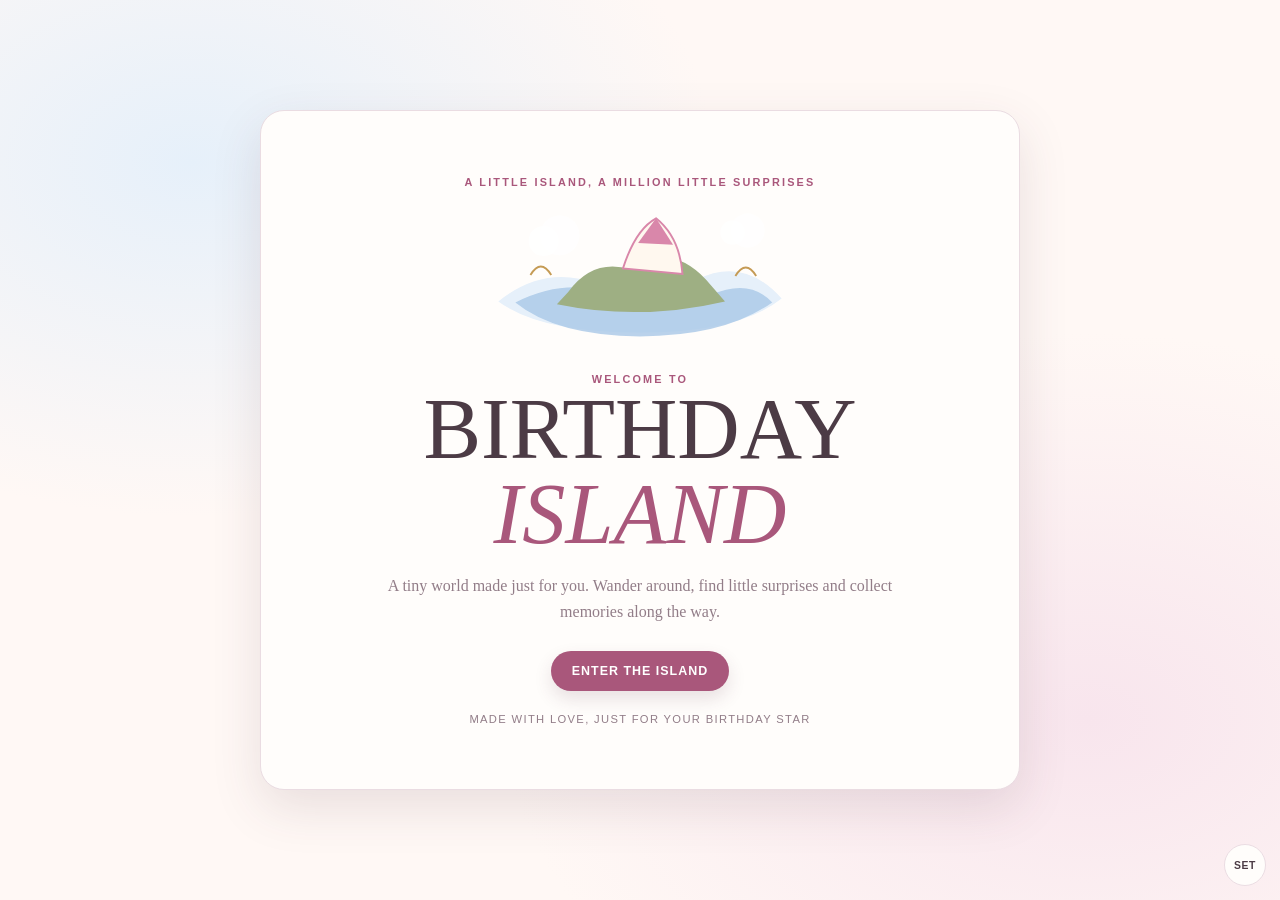
<file: index(8).html>
<!DOCTYPE html>
<html lang="en">
<head>
<meta charset="UTF-8">
<meta name="viewport" content="width=device-width, initial-scale=1.0">
<meta name="theme-color" content="#f4dce7">
<title>BIRTHDAY ISLAND</title>
<style>
/* =========================================================
   BIRTHDAY ISLAND — REUSABLE TEMPLATE
   Edit the CONFIG object near the bottom to personalise it.
   Add personal photos to the Memory Garden using its upload button.
   ========================================================= */
:root{
 --bg:#fff8f5;--paper:#fffdfb;--ink:#4c3b45;--muted:#927d88;
 --accent:#d987aa;--accent2:#a9c9e8;--accent-dark:#a9577b;
 --soft:#f8e5ed;--soft2:#e6f0fa;--line:#eadce2;--shadow:0 18px 50px rgba(83,55,73,.13);
 --gold:#c59b55;--radius:24px;
}
*{box-sizing:border-box}
html{scroll-behavior:smooth}
body{margin:0;background:var(--bg);color:var(--ink);font-family:Georgia,"Times New Roman",serif;min-height:100vh;overflow-x:hidden}
button,input,textarea,select{font:inherit}
button{cursor:pointer}
button:focus-visible,input:focus-visible,textarea:focus-visible,select:focus-visible{outline:3px solid var(--accent);outline-offset:3px}
#app{min-height:100vh}
.screen{display:none;min-height:100vh}
.screen.active{display:block}
.kicker{font:700 .68rem/1.4 Arial,sans-serif;letter-spacing:.2em;text-transform:uppercase;color:var(--accent-dark)}
h1,h2,h3,p{margin-top:0}
h1,h2,h3{font-weight:normal}
h1{font-size:clamp(2.5rem,9vw,5.4rem);line-height:.98;margin-bottom:16px}
h2{font-size:clamp(2rem,6vw,3.2rem);margin-bottom:10px}
h3{font-size:1.45rem}
p{line-height:1.65}
.small{font: .82rem/1.55 Arial,sans-serif;color:var(--muted)}
.btn{border:0;border-radius:999px;padding:13px 21px;background:var(--accent-dark);color:white;font:700 .78rem Arial,sans-serif;letter-spacing:.08em;text-transform:uppercase;box-shadow:0 8px 18px rgba(90,50,70,.14);transition:.2s}
.btn:hover{transform:translateY(-2px);filter:brightness(1.05)}
.btn.secondary{background:var(--paper);color:var(--ink);border:1px solid var(--line);box-shadow:none}
.btn.soft{background:var(--soft);color:var(--accent-dark);box-shadow:none}
.btn:disabled{opacity:.45;cursor:not-allowed;transform:none}
.icon-btn{border:1px solid var(--line);background:var(--paper);color:var(--ink);border-radius:50%;width:42px;height:42px}
.panel{background:var(--paper);border:1px solid var(--line);border-radius:var(--radius);box-shadow:var(--shadow)}
.paper-card{background:var(--paper);border:1px solid var(--line);border-radius:20px;padding:20px;box-shadow:0 10px 28px rgba(83,55,73,.08)}
.topbar{display:flex;align-items:center;justify-content:space-between;gap:12px;padding:15px clamp(15px,4vw,42px);position:sticky;top:0;z-index:10;background:color-mix(in srgb,var(--bg) 88%,transparent);backdrop-filter:blur(14px);border-bottom:1px solid var(--line)}
.brand{font:700 .78rem Arial,sans-serif;letter-spacing:.19em}
.top-actions{display:flex;align-items:center;gap:8px}
.star-pill{border:1px solid var(--line);background:var(--paper);border-radius:999px;padding:9px 13px;font:700 .78rem Arial,sans-serif}
.page-wrap{width:min(1120px,92vw);margin:0 auto;padding:42px 0 70px}
.section-head{text-align:center;max-width:680px;margin:0 auto 30px}
.section-head p{color:var(--muted)}
/* Welcome */
#welcome{position:relative;overflow:hidden;display:grid;place-items:center;padding:30px 18px;background:
 radial-gradient(ellipse at 15% 18%,var(--soft2),transparent 34%),
 radial-gradient(ellipse at 85% 80%,var(--soft),transparent 38%),var(--bg)}
.welcome-card{width:min(760px,100%);padding:clamp(28px,7vw,64px);text-align:center;position:relative;z-index:1}
.welcome-art{height:170px;display:grid;place-items:center;margin-bottom:12px}
.welcome-art svg{width:min(360px,90%);height:100%}
.welcome-card .intro{max-width:510px;margin:0 auto 26px;color:var(--muted)}
.name-line{color:var(--accent-dark);font-style:italic}
.welcome-footer{margin-top:22px;font: .7rem Arial,sans-serif;letter-spacing:.12em;color:var(--muted)}
/* Island */
.island-shell{background:linear-gradient(145deg,var(--soft2),var(--bg) 42%,var(--soft));border:1px solid var(--line);border-radius:32px;padding:clamp(10px,3vw,25px);box-shadow:var(--shadow);overflow:hidden}
.island-map{position:relative;max-width:900px;margin:auto;aspect-ratio:1.22/1;min-height:340px}
.island-map svg{width:100%;height:100%;display:block}
.hotspot{position:absolute;transform:translate(-50%,-50%);border:1px solid rgba(255,255,255,.85);background:var(--paper);color:var(--ink);border-radius:16px;padding:9px 12px;min-width:86px;box-shadow:0 7px 18px rgba(38,40,55,.18);font:700 .7rem Arial,sans-serif;letter-spacing:.02em;transition:.2s}
.hotspot:hover{transform:translate(-50%,-55%) scale(1.04)}
.hotspot span{display:block;font: .61rem Arial,sans-serif;color:var(--muted);margin-top:3px}
.hotspot.locked{opacity:.7;border-style:dashed}
.hotspot[data-place="gifts"]{left:24%;top:48%}
.hotspot[data-place="memory"]{left:49%;top:26%}
.hotspot[data-place="music"]{left:79%;top:54%}
.hotspot[data-place="arcade"]{left:68%;top:27%}
.hotspot[data-place="sweet"]{left:36%;top:76%}
.hotspot[data-place="lighthouse"]{left:85%;top:19%}
.hotspot[data-place="final"]{left:51%;top:52%}
.map-caption{text-align:center;color:var(--muted);font: .72rem Arial,sans-serif;margin:12px 0 0}
.progress-area{display:flex;align-items:center;gap:12px;max-width:420px;margin:18px auto 0}
.progress-track{height:8px;background:var(--line);border-radius:20px;overflow:hidden;flex:1}
.progress-fill{height:100%;width:0;background:linear-gradient(90deg,var(--accent),var(--accent2));transition:width .3s}
.island-note{text-align:center;margin:24px auto 0;color:var(--muted);font-style:italic}
/* Location modal */
.modal-backdrop{position:fixed;inset:0;background:rgba(24,20,28,.55);z-index:30;display:none;align-items:flex-end;justify-content:center;padding:12px}
.modal-backdrop.open{display:flex}
.location-modal{width:min(920px,100%);max-height:92vh;overflow:auto;background:var(--bg);border-radius:28px 28px 18px 18px;box-shadow:0 24px 80px rgba(0,0,0,.28);animation:rise .28s ease}
@keyframes rise{from{transform:translateY(35px);opacity:.5}to{transform:translateY(0);opacity:1}}
.modal-head{position:sticky;top:0;background:var(--bg);z-index:2;padding:17px 20px;border-bottom:1px solid var(--line);display:flex;justify-content:space-between;align-items:center}
.modal-content{padding:clamp(18px,4vw,34px)}
.close-btn{font:700 .75rem Arial,sans-serif;border:1px solid var(--line);background:var(--paper);border-radius:99px;padding:10px 15px;color:var(--ink)}
/* gift village */
.gift-grid{display:grid;grid-template-columns:repeat(auto-fit,minmax(135px,1fr));gap:13px}
.gift-tile{background:var(--paper);border:1px solid var(--line);border-radius:18px;padding:14px;text-align:center;min-height:170px;display:flex;flex-direction:column;align-items:center;justify-content:center;gap:9px}
.gift-tile .gift-art{width:90px;height:85px}
.gift-tile h4{margin:0;font-weight:normal;font-size:1rem}
.gift-tile p{font: .7rem Arial,sans-serif;color:var(--muted);margin:0}
.gift-art svg{width:100%;height:100%}
.jar-area{display:grid;grid-template-columns:minmax(180px, .8fr) 1.2fr;gap:24px;align-items:center;background:var(--soft);border-radius:24px;padding:20px;margin:22px 0}
.jar-visual{max-width:230px;margin:auto;position:relative}
.jar-visual svg{width:100%;display:block;filter:drop-shadow(0 12px 12px rgba(60,40,50,.12))}
.jar-visual.shake{animation:shake .55s ease}
@keyframes shake{0%,100%{transform:rotate(0)}20%{transform:rotate(-8deg)}45%{transform:rotate(8deg)}70%{transform:rotate(-5deg)}}
.jar-info{text-align:center}
.claim-card{margin-top:18px;padding:18px;background:var(--paper);border:1px dashed var(--accent);border-radius:18px;display:none;text-align:center}
.claim-card.show{display:block;animation:pop .35s ease}
@keyframes pop{from{transform:scale(.94);opacity:0}to{transform:scale(1);opacity:1}}
.collection{display:grid;grid-template-columns:repeat(auto-fit,minmax(100px,1fr));gap:10px;margin-top:14px}
.collection-item{background:var(--paper);border:1px solid var(--line);border-radius:14px;padding:12px;text-align:center;font-size:.83rem}
.collection-item .mini-art{width:58px;height:54px;margin:0 auto 7px}
.collection-item .mini-art svg{width:100%;height:100%}
.collection-item.unclaimed{opacity:.48;filter:grayscale(.7)}
/* Memory garden */
.memory-toolbar{display:flex;justify-content:center;flex-wrap:wrap;gap:10px;margin:20px 0}
.photo-grid{display:grid;grid-template-columns:repeat(auto-fit,minmax(150px,1fr));gap:17px}
.polaroid{background:white;padding:10px 10px 18px;box-shadow:0 8px 22px rgba(30,30,40,.12);transform:rotate(var(--tilt));cursor:pointer}
.polaroid img{width:100%;aspect-ratio:4/5;object-fit:cover;background:#eee;display:block}
.polaroid .caption{font-style:italic;text-align:center;margin:10px 0 0;color:#65535e;font-size:.9rem}
.photo-empty{padding:36px;text-align:center;border:1px dashed var(--accent);border-radius:20px;background:var(--paper)}
.caption-input{width:100%;border:1px solid var(--line);border-radius:10px;padding:9px;background:var(--paper);color:var(--ink);margin-top:8px}
/* music */
.music-card{max-width:620px;margin:auto;text-align:center;padding:25px;background:var(--paper);border:1px solid var(--line);border-radius:24px}
.record{width:145px;height:145px;border-radius:50%;margin:10px auto 20px;background:repeating-radial-gradient(circle,#24242a 0 3px,#34343b 4px 6px);display:grid;place-items:center;animation:spin 8s linear infinite;animation-play-state:paused}
.record.playing{animation-play-state:running}
.record:after{content:"";width:42px;height:42px;border-radius:50%;background:var(--accent);border:7px solid #eee}
@keyframes spin{to{transform:rotate(360deg)}}
.music-actions{display:flex;gap:10px;justify-content:center;flex-wrap:wrap;margin:16px 0}
.music-card input[type=url]{width:100%;padding:12px;border:1px solid var(--line);border-radius:12px;background:var(--bg);color:var(--ink);margin:8px 0}
audio{width:100%;margin-top:14px}
/* arcade */
.arcade-grid{display:grid;grid-template-columns:repeat(auto-fit,minmax(220px,1fr));gap:15px}
.game-card{padding:18px;text-align:center;background:var(--paper);border:1px solid var(--line);border-radius:20px}
.game-card h3{margin-bottom:8px}
.game-display{min-height:115px;display:grid;place-items:center;background:var(--soft2);border-radius:16px;margin:12px 0;padding:12px}
.wheel{width:112px;height:112px;border-radius:50%;border:7px solid white;background:conic-gradient(var(--accent) 0 45deg,var(--accent2) 45deg 90deg,var(--gold) 90deg 135deg,var(--soft) 135deg 180deg,var(--accent2) 180deg 225deg,var(--accent) 225deg 270deg,var(--gold) 270deg 315deg,var(--soft) 315deg);box-shadow:0 5px 14px #0002;transition:transform 2s cubic-bezier(.12,.72,.1,1)}
.scratch{width:100%;max-width:190px;height:76px;border-radius:12px;border:2px dashed var(--accent-dark);background:linear-gradient(120deg,var(--accent),var(--accent2));color:#fff;display:grid;place-items:center;font:700 .75rem Arial,sans-serif;letter-spacing:.1em;cursor:pointer}
.claw{font-size:1rem;font-style:italic;color:var(--accent-dark);padding:12px}
.quiz-options{display:grid;gap:7px;width:100%}
.quiz-options button{padding:9px;border:1px solid var(--line);background:var(--paper);border-radius:10px;color:var(--ink)}
/* sweet street */
.sweets-grid{display:grid;grid-template-columns:repeat(auto-fit,minmax(170px,1fr));gap:14px}
.sweet-item{padding:18px;text-align:center;background:var(--paper);border:1px solid var(--line);border-radius:20px}
.cake{width:150px;height:130px;margin:8px auto 14px;position:relative}
.cake .tier{position:absolute;left:12px;right:12px;bottom:12px;height:62px;background:var(--accent);border-radius:12px 12px 18px 18px;box-shadow:inset 0 -9px rgba(80,30,50,.09)}
.cake .tier:before{content:"";position:absolute;top:0;left:0;right:0;height:20px;border-radius:12px 12px 50% 50%;background:var(--paper)}
.cake .top-tier{left:34px;right:34px;bottom:69px;height:35px;background:var(--accent2);border-radius:12px 12px 5px 5px}
.candle{position:absolute;z-index:2;bottom:101px;left:72px;width:7px;height:28px;background:repeating-linear-gradient(45deg,#fff 0 5px,var(--accent-dark) 5px 8px);border-radius:3px;cursor:pointer}
.flame{position:absolute;bottom:129px;left:69px;width:13px;height:19px;background:radial-gradient(ellipse at 50% 70%,#fff4a7 0 20%,#f4a34e 55%,transparent 70%);border-radius:50% 50% 50% 0;transform:rotate(-45deg);transition:.2s}
.flame.off{opacity:0;transform:scale(.2)}
/* lighthouse / final */
.lock-panel{text-align:center;padding:30px;background:linear-gradient(140deg,var(--soft2),var(--soft));border-radius:24px}
.final-card{text-align:center;padding:clamp(25px,6vw,55px);background:var(--paper);border:1px solid var(--line);border-radius:26px;max-width:680px;margin:auto}
.final-card .final-ribbon{font:700 .68rem Arial,sans-serif;letter-spacing:.2em;color:var(--accent-dark)}
/* settings */
.settings{position:fixed;right:14px;bottom:14px;z-index:20}
.settings-panel{position:absolute;right:0;bottom:52px;width:min(300px,85vw);padding:17px;background:var(--paper);border:1px solid var(--line);border-radius:20px;box-shadow:var(--shadow);display:none}
.settings-panel.open{display:block}
.settings-panel select{width:100%;padding:10px;border-radius:10px;border:1px solid var(--line);background:var(--bg);color:var(--ink);margin:8px 0 14px}
.footer{text-align:center;padding:24px;color:var(--muted);font: .68rem Arial,sans-serif;letter-spacing:.1em}
.toast{position:fixed;left:50%;bottom:24px;transform:translate(-50%,20px);background:var(--ink);color:white;padding:12px 18px;border-radius:99px;font: .8rem Arial,sans-serif;opacity:0;pointer-events:none;transition:.25s;z-index:60;max-width:90vw;text-align:center}
.toast.show{opacity:1;transform:translate(-50%,0)}
@media(max-width:620px){
 .topbar{padding:12px}.brand{font-size:.66rem}.star-pill{font-size:.7rem;padding:8px 10px}
 .page-wrap{padding:28px 0 55px}.island-map{min-height:300px;aspect-ratio:1/1.12}
 .hotspot{min-width:68px;padding:7px 6px;font-size:.59rem;border-radius:11px}
 .hotspot span{font-size:.53rem}
 .hotspot[data-place="gifts"]{left:20%;top:47%}
 .hotspot[data-place="memory"]{left:48%;top:22%}
 .hotspot[data-place="music"]{left:80%;top:55%}
 .hotspot[data-place="arcade"]{left:69%;top:30%}
 .hotspot[data-place="sweet"]{left:34%;top:77%}
 .hotspot[data-place="lighthouse"]{left:84%;top:14%}
 .hotspot[data-place="final"]{left:51%;top:51%}
 .jar-area{grid-template-columns:1fr}
 .jar-visual{max-width:165px}
 .modal-backdrop{padding:0}
 .location-modal{max-height:96vh;border-radius:24px 24px 0 0}
}
@media(prefers-reduced-motion:reduce){*,*:before,*:after{animation-duration:.01ms!important;transition-duration:.01ms!important;scroll-behavior:auto!important}}
</style>
</head>
<body>
<div id="app">
<section id="welcome" class="screen active">
 <div class="welcome-card panel">
  <div class="kicker">A little island, a million little surprises</div>
  <div class="welcome-art" aria-hidden="true">
   <svg viewBox="0 0 360 180">
    <path d="M30 118 Q80 78 135 100 Q185 60 240 95 Q290 70 330 115 Q285 151 180 151 Q75 151 30 118Z" fill="var(--soft2)"/>
    <path d="M48 119 Q105 91 153 112 Q205 79 255 111 Q296 93 320 119 Q270 155 180 155 Q91 154 48 119Z" fill="var(--accent2)" opacity=".8"/>
    <path d="M104 108 Q130 72 170 84 Q211 54 250 95 L270 118 Q180 139 92 121Z" fill="#9eaf83"/>
    <path d="M162 83 Q175 42 197 30 Q222 50 225 89Z" fill="#fff8ef" stroke="var(--accent)" stroke-width="2"/>
    <path d="M178 56 L197 30 L215 58Z" fill="var(--accent)"/>
    <circle cx="78" cy="54" r="16" fill="#fff" opacity=".8"/><circle cx="95" cy="48" r="21" fill="#fff" opacity=".8"/>
    <circle cx="278" cy="45" r="13" fill="#fff" opacity=".8"/><circle cx="294" cy="43" r="18" fill="#fff" opacity=".8"/>
    <path d="M64 90 Q75 72 86 90 M281 91 Q292 73 303 91" fill="none" stroke="var(--gold)" stroke-width="2"/>
   </svg>
  </div>
  <div class="kicker">Welcome to</div>
  <h1>BIRTHDAY<br><span class="name-line">ISLAND</span></h1>
  <p class="intro" id="welcomeMessage">A tiny world made just for you. Wander around, find little surprises and collect memories along the way.</p>
  <button class="btn" id="enterBtn">Enter the island</button>
  <div class="welcome-footer" id="welcomeRecipient">MADE WITH LOVE, JUST FOR YOU</div>
 </div>
</section>

<section id="home" class="screen">
 <header class="topbar">
  <div class="brand">BIRTHDAY ISLAND</div>
  <div class="top-actions"><div class="star-pill">STARS <span id="starCount">0</span>/10</div><button class="icon-btn" id="musicToggle" aria-label="Toggle music">♫</button></div>
 </header>
 <main class="page-wrap">
  <div class="section-head">
   <div class="kicker">Your little world awaits</div>
   <h2 id="homeGreeting">Welcome to the island</h2>
   <p>Tap a place to explore. Collect stars as you discover every little surprise.</p>
  </div>
  <div class="island-shell">
   <div class="island-map">
    <svg viewBox="0 0 900 690" role="img" aria-label="Illustrated floating birthday island">
     <defs>
      <linearGradient id="sea" x2="0" y2="1"><stop stop-color="var(--accent2)" stop-opacity=".28"/><stop offset="1" stop-color="var(--accent2)" stop-opacity=".75"/></linearGradient>
      <linearGradient id="land" x2="0" y2="1"><stop stop-color="#b6c69a"/><stop offset="1" stop-color="#839c79"/></linearGradient>
      <filter id="shadow"><feGaussianBlur stdDeviation="12"/></filter>
     </defs>
     <ellipse cx="450" cy="580" rx="350" ry="42" fill="var(--accent2)" opacity=".24" filter="url(#shadow)"/>
     <path d="M90 330 Q130 190 270 175 Q355 75 490 155 Q640 90 750 220 Q850 340 770 470 Q700 595 490 600 Q250 635 130 500 Q45 425 90 330Z" fill="url(#sea)" stroke="var(--accent2)" stroke-width="4"/>
     <path d="M125 340 Q160 205 290 203 Q370 105 490 183 Q635 125 725 237 Q805 350 740 455 Q675 558 490 566 Q280 594 160 485 Q90 420 125 340Z" fill="url(#land)" stroke="#fff" stroke-width="7"/>
     <path d="M210 365 Q300 290 400 340 T600 330 T710 390" fill="none" stroke="#f7e8d6" stroke-width="20" stroke-linecap="round" opacity=".8"/>
     <path d="M290 235 Q315 195 342 225 M600 220 Q620 185 650 214 M205 450 Q230 420 255 447 M630 480 Q655 445 680 470" fill="none" stroke="#66876b" stroke-width="13" stroke-linecap="round"/>
     <g fill="#fff" opacity=".8"><path d="M160 165q20-25 40 0q-20 20-40 0"/><path d="M690 125q20-25 40 0q-20 20-40 0"/><path d="M775 300q18-20 36 0q-18 18-36 0"/></g>
     <g transform="translate(380 180)"><path d="M0 40 Q18 0 42 30 Q65 -2 88 35 L80 74 H10Z" fill="#f5e4d6"/><path d="M20 38 L43 2 L67 38Z" fill="var(--accent)"/><rect x="34" y="44" width="18" height="30" fill="var(--accent2)"/></g>
     <g transform="translate(650 370)"><path d="M0 65 L20 0 L42 65Z" fill="#f5e8d9"/><path d="M20 0 L20 65" stroke="var(--accent-dark)" stroke-width="4"/><path d="M20 9 L58 28 L20 42Z" fill="var(--accent)"/></g>
     <g fill="#f7dce8" stroke="#fff" stroke-width="3"><circle cx="280" cy="270" r="14"/><circle cx="300" cy="260" r="12"/><circle cx="315" cy="277" r="13"/><circle cx="540" cy="460" r="13"/><circle cx="560" cy="450" r="11"/><circle cx="575" cy="468" r="12"/></g>
     <g fill="#fff" opacity=".9"><path d="M105 290q20-24 40 0q-20 18-40 0"/><path d="M745 510q20-24 40 0q-20 18-40 0"/></g>
    </svg>
    <button class="hotspot" data-place="gifts">Gift Village<span>Little treasures</span></button>
    <button class="hotspot" data-place="memory">Memory Garden<span>Your moments</span></button>
    <button class="hotspot" data-place="music">Music Beach<span>Your soundtrack</span></button>
    <button class="hotspot" data-place="arcade">Funfair<span>Play a little</span></button>
    <button class="hotspot" data-place="sweet">Sweet Street<span>Something sweet</span></button>
    <button class="hotspot" data-place="lighthouse">Lighthouse<span id="lighthouseHint">10 stars to open</span></button>
    <button class="hotspot" data-place="final">Celebration<span>Final surprise</span></button>
   </div>
   <div class="map-caption">A floating island, made of little places and big memories.</div>
  </div>
  <div class="progress-area"><span class="small">ISLAND PROGRESS</span><div class="progress-track"><div class="progress-fill" id="progressFill"></div></div><span class="small" id="progressText">0%</span></div>
  <p class="island-note">Take your time. There is no wrong way to explore.</p>
 </main>
 <footer class="footer">A LITTLE ISLAND. A MILLION LITTLE SURPRISES.</footer>
</section>
</div>

<div class="modal-backdrop" id="modalBackdrop">
 <div class="location-modal" role="dialog" aria-modal="true" aria-labelledby="modalTitle">
  <div class="modal-head"><div><div class="kicker" id="modalKicker">EXPLORE</div><h3 id="modalTitle" style="margin:4px 0 0">Location</h3></div><button class="close-btn" id="closeModal">Back to island</button></div>
  <div class="modal-content" id="modalContent"></div>
 </div>
</div>

<div class="settings">
 <div class="settings-panel" id="settingsPanel">
  <div class="kicker">Island settings</div>
  <label class="small" for="themeSelect">Choose an aesthetic</label>
  <select id="themeSelect"></select>
  <button class="btn secondary" id="replayBtn" style="width:100%">Replay / reset island</button>
  <p class="small" style="margin:10px 0 0">Reset clears this browser's collected stars and claimed gifts.</p>
 </div>
 <button class="icon-btn" id="settingsBtn" aria-label="Island settings" style="font:700 .65rem Arial,sans-serif;letter-spacing:.05em">SET</button>
</div>
<div class="toast" id="toast"></div>

<script>
/* ===================== PERSONALISE HERE =====================
   Change these values for every new birthday.
   For Memory Garden, upload photos from the visitor's device.
   You can also place photos in assets/memories and add their
   filenames to memoryPhotos below.
============================================================= */
const CONFIG = {
 recipientName: "Your Birthday Star",
 nickname: "you",
 age: "",
 birthdayDate: "",
 welcomeMessage: "A tiny world made just for you. Wander around, find little surprises and collect memories along the way.",
 finalMessage: "I hope this little island reminds you how loved, celebrated and special you are. Here's to another year of beautiful memories.",
 theme: "pink",
 spotifyUrl: "",
 musicFile: "",
 memoryPhotos: [
   // Example: { src: "assets/memories/photo1.jpg", caption: "A favourite memory" }
 ],
 gifts: [
   {name:"A little letter", detail:"A note made just for you."},
   {name:"A flower bouquet", detail:"A tiny bunch of happiness."},
   {name:"Chocolate treat", detail:"Something sweet, just because."},
   {name:"A mystery present", detail:"A little surprise wrapped with care."},
   {name:"A keepsake", detail:"Something to remember this day by."},
   {name:"A playlist card", detail:"Songs picked with you in mind."}
 ],
 jarGifts: [
   {name:"Mini flower bouquet",message:"A little bunch of joy, picked just for you.",kind:"bouquet"},
   {name:"Chocolate treat",message:"A sweet little treat for a sweet person.",kind:"chocolate"},
   {name:"Friendship bracelet",message:"A tiny reminder of a lovely bond.",kind:"bracelet"},
   {name:"Cute keychain",message:"A little keepsake to take everywhere.",kind:"keychain"},
   {name:"Mini teddy",message:"A pocket-sized friend for your collection.",kind:"teddy"},
   {name:"Secret note",message:"A little message, saved just for you.",kind:"note"},
   {name:"Pretty trinket",message:"A tiny treasure with a lot of charm.",kind:"trinket"},
   {name:"Pearl accessory",message:"A little something to make you smile.",kind:"pearl"},
   {name:"Mystery keepsake",message:"One more tiny memory to keep.",kind:"gift"},
   {name:"The final surprise",message:"You found every little treasure. This last one is extra special.",kind:"star"}
 ],
 quizQuestion: "What makes a birthday feel special?",
 quizAnswers: ["The little thoughtful things","A huge to-do list","Doing absolutely nothing"],
 quizCorrect: 0
};

const THEMES = {
 pink:{label:"Pink Dream",vars:["#fff8f5","#fffdfb","#4c3b45","#927d88","#d987aa","#a9c9e8","#a9577b","#f8e5ed","#e6f0fa","#eadce2","#c59b55"]},
 blue:{label:"Blue Heaven",vars:["#f3f8fc","#fbfdff","#263e55","#71869a","#76a9d2","#9bcbd3","#3f719d","#dcecf8","#e4f3f4","#d5e3ec","#b39a70"]},
 lavender:{label:"Lavender Haze",vars:["#faf7fd","#fffdfd","#493c59","#887b98","#b59bd5","#c9badf","#8066a2","#eee6f7","#f0eafa","#e5dcec","#b89b75"]},
 butter:{label:"Buttercream",vars:["#fffaf0","#fffefa","#594b36","#95856a","#e3c16e","#efc9b5","#a78343","#f8edcf","#f9e5dc","#eadfc9","#b58b4d"]},
 wine:{label:"Dark Maroon · Wine",vars:["#170d12","#24151c","#f1e4e7","#b9a0a8","#8e334d","#c49a65","#c76a7e","#3b1c29","#4b2838","#563844","#c49a65"]},
 ocean:{label:"Deep Blue · Oceanic",vars:["#071522","#0e2233","#e2edf3","#9cb4c4","#247c9b","#70b8c9","#a7d2d9","#102e43","#183c50","#29495a","#c4b17d"]},
 cat:{label:"Black Cat · Grey",vars:["#17171b","#24242a","#eeeeef","#a5a5ad","#777783","#b5b5bf","#d0d0d5","#303037","#3b3b44","#494951","#b7b7c0"]}
};
const STORE="birthdayIsland_v1_"+location.pathname;
let state={stars:0,visited:[],claimedJar:[],games:[],candles:false,finalSeen:false};
let jarCurrent=-1,photoUrls=[],audioObject=null;
const $=id=>document.getElementById(id);
function applyTheme(key){const t=THEMES[key]||THEMES.pink;const v=t.vars;const names=["--bg","--paper","--ink","--muted","--accent","--accent2","--accent-dark","--soft","--soft2","--line","--gold"];names.forEach((n,i)=>document.documentElement.style.setProperty(n,v[i]));CONFIG.theme=key;$("themeSelect").value=key;}
function loadState(){try{const s=JSON.parse(localStorage.getItem(STORE)||"{}");state={...state,...s};}catch(e){}}
function saveState(){try{localStorage.setItem(STORE,JSON.stringify(state));}catch(e){}}
function toast(msg){const t=$("toast");t.textContent=msg;t.classList.add("show");setTimeout(()=>t.classList.remove("show"),2300)}
function awardStar(key){if(state.games.includes(key))return;state.games.push(key);state.stars=Math.min(10,state.stars+1);saveState();updateProgress();}
function markVisited(place){if(!state.visited.includes(place)){state.visited.push(place);saveState();updateProgress();}}
function updateProgress(){
 $("starCount").textContent=state.stars;
 $("progressFill").style.width=(state.stars*10)+"%";
 $("progressText").textContent=(state.stars*10)+"%";
 $("lighthouseHint").textContent=state.stars>=10?"Unlocked":"10 stars to open";
 $("homeGreeting").textContent="A little birthday world for "+CONFIG.nickname;
 document.querySelector('[data-place="lighthouse"]').classList.toggle("locked",state.stars<10);
 document.querySelector('[data-place="final"]').classList.toggle("locked",state.stars<10);
}
function openModal(place){
 const data={
 gifts:["THE GIFT VILLAGE","A village full of little treasures."],
 memory:["MEMORY GARDEN","Your favourite moments, gathered in one place."],
 music:["MUSIC BEACH","A soundtrack for this little island."],
 arcade:["THE FUNFAIR","A few games, just for fun."],
 sweet:["SWEET STREET","A little cake, a little sweetness."],
 lighthouse:["SECRET LIGHTHOUSE","A special place waiting at the top."],
 final:["GRAND CELEBRATION","The final little surprise."]
 };
 if((place==="lighthouse"||place==="final")&&state.stars<10){toast("Collect 10 stars to unlock this place.");return;}
 $("modalKicker").textContent=data[place][0];$("modalTitle").textContent=data[place][0].replaceAll("THE ","");
 $("modalContent").innerHTML=renderPlace(place);
 $("modalBackdrop").classList.add("open");document.body.style.overflow="hidden";
 if(place==="gifts")renderJarCollection();
 if(place==="memory")initMemoryGarden();
 if(place==="music")initMusic();
 if(place==="arcade")initArcade();
 if(place==="sweet")initSweets();
 if(place==="lighthouse")initLighthouse();
 if(place==="final")initFinal();
}
function closeModal(){$("modalBackdrop").classList.remove("open");document.body.style.overflow="";if(audioObject)audioObject.pause();}
function giftArt(kind){
 const common=`<svg viewBox="0 0 120 110" aria-hidden="true">`;
 const end=`</svg>`;
 const ribbon=`<path d="M55 35 Q25 5 20 25 Q18 45 55 42 M65 35 Q95 5 100 25 Q102 45 65 42" fill="none" stroke="var(--accent-dark)" stroke-width="5"/><path d="M60 35 V92" stroke="var(--accent-dark)" stroke-width="5"/>`;
 const shapes={
 bouquet:`<path d="M35 55 L45 96 L78 96 L88 55Z" fill="#e8c6b6"/><path d="M45 58L60 95M80 58L62 95" stroke="#fff" stroke-width="2"/>${[35,53,70,86].map((x,i)=>`<circle cx="${x}" cy="${30+(i%2)*7}" r="14" fill="${i%2?'#e5a9bd':'#f2d6d1'}"/><circle cx="${x}" cy="${30+(i%2)*7}" r="4" fill="#d2a45d"/>`).join("")}<path d="M60 55 Q38 42 42 68 M62 58 Q84 38 82 68" fill="none" stroke="#7f9b79" stroke-width="4"/>`,
 chocolate:`<rect x="20" y="28" width="80" height="60" rx="9" fill="#704638"/><rect x="26" y="34" width="68" height="48" rx="5" fill="#9c6b58"/><path d="M49 34V82M72 34V82M26 50H94M26 66H94" stroke="#e7c49c" stroke-width="3"/><path d="M42 28 Q25 5 20 23 Q20 37 57 36 M78 28 Q98 5 102 23 Q100 37 63 36" fill="none" stroke="var(--gold)" stroke-width="4"/>`,
 bracelet:`<ellipse cx="60" cy="57" rx="34" ry="25" fill="none" stroke="#c99bb0" stroke-width="9" stroke-dasharray="5 5"/><path d="M55 29 Q60 12 66 29 Q84 38 66 45 Q60 51 54 45 Q36 38 55 29Z" fill="var(--accent)"/><circle cx="60" cy="57" r="5" fill="var(--gold)"/>`,
 keychain:`<circle cx="59" cy="25" r="12" fill="none" stroke="var(--gold)" stroke-width="5"/><path d="M59 37V47" stroke="var(--gold)" stroke-width="4"/><path d="M60 44 Q87 43 88 66 Q88 89 62 91 Q36 89 36 67 Q36 48 60 44Z" fill="var(--accent2)" stroke="white" stroke-width="3"/><path d="M60 55 L65 65 L77 67 L68 75 L70 85 L60 80 L50 85 L52 75 L43 67 L55 65Z" fill="#fff"/>`,
 teddy:`<circle cx="35" cy="33" r="16" fill="#c89e83"/><circle cx="85" cy="33" r="16" fill="#c89e83"/><circle cx="60" cy="56" r="34" fill="#d9b99e"/><ellipse cx="60" cy="70" rx="18" ry="13" fill="#f4e4d5"/><circle cx="48" cy="53" r="3" fill="#44363a"/><circle cx="72" cy="53" r="3" fill="#44363a"/><path d="M55 65 Q60 70 65 65" fill="none" stroke="#44363a" stroke-width="2"/><path d="M45 86 Q60 97 75 86" fill="none" stroke="var(--accent-dark)" stroke-width="6"/>`,
 note:`<path d="M24 20 H96 V91 H24Z" fill="#fff8e9" stroke="#d6c5a6" stroke-width="3"/><path d="M37 39H82M37 51H82M37 63H72" stroke="#c8aab1" stroke-width="3" stroke-linecap="round"/><path d="M60 18 Q30 0 30 18 Q30 34 60 30 Q90 34 90 18 Q90 0 60 18Z" fill="var(--accent)"/>`,
 trinket:`<path d="M60 15 L94 45 L60 95 L26 45Z" fill="#c5b2d9" stroke="#fff" stroke-width="4"/><path d="M60 15L60 95M26 45H94" stroke="#fff" stroke-width="2"/><circle cx="60" cy="46" r="10" fill="#f6e8c5"/>`,
 pearl:`<path d="M24 75 Q58 10 96 75" fill="none" stroke="var(--gold)" stroke-width="4"/><circle cx="31" cy="67" r="8" fill="#f4f0eb" stroke="#d6d0d2"/><circle cx="45" cy="49" r="9" fill="#fff" stroke="#d6d0d2"/><circle cx="61" cy="40" r="10" fill="#f8f6f2" stroke="#d6d0d2"/><circle cx="78" cy="49" r="9" fill="#fff" stroke="#d6d0d2"/><circle cx="91" cy="67" r="8" fill="#f4f0eb" stroke="#d6d0d2"/>`,
 gift:`<rect x="22" y="38" width="76" height="53" rx="6" fill="var(--accent2)"/><rect x="17" y="29" width="86" height="17" rx="5" fill="var(--accent)"/>${ribbon}<path d="M60 30V91" stroke="#fff" stroke-width="4"/>`,
 star:`<path d="M60 10 L73 43 L108 45 L81 67 L90 101 L60 82 L30 101 L39 67 L12 45 L47 43Z" fill="var(--gold)" stroke="#fff" stroke-width="4"/>`
 };
 return common+(shapes[kind]||shapes.gift)+end;
}
function renderPlace(place){
 if(place==="gifts")return `<div class="section-head"><div class="kicker">Open something lovely</div><p>Every little present has a surprise inside.</p></div><div class="gift-grid">${CONFIG.gifts.map((g,i)=>`<div class="gift-tile"><div class="gift-art">${giftArt(["gift","bouquet","chocolate","gift","trinket","note"][i%6])}</div><h4>${esc(g.name)}</h4><p>${esc(g.detail)}</p><button class="btn soft gift-open" data-gift="${i}">Open gift</button></div>`).join("")}</div><div class="jar-area"><div class="jar-visual" id="jarVisual"><svg viewBox="0 0 220 250"><defs><linearGradient id="glass" x2="1"><stop stop-color="#fff" stop-opacity=".65"/><stop offset=".5" stop-color="#dceefa" stop-opacity=".18"/><stop offset="1" stop-color="#fff" stop-opacity=".55"/></linearGradient></defs><rect x="54" y="30" width="112" height="20" rx="7" fill="#b69a83"/><path d="M45 53 Q34 65 39 91 L47 207 Q50 230 72 231 H148 Q170 230 173 207 L181 91 Q186 65 175 53Z" fill="url(#glass)" stroke="#b9cbd1" stroke-width="4"/><g opacity=".95">${giftArt("gift").replace('<svg viewBox="0 0 120 110" aria-hidden="true">','').replace('</svg>','')}</g><path d="M49 100 Q110 115 171 100" fill="none" stroke="#fff" stroke-width="5" opacity=".7"/><path d="M55 195 Q110 208 165 195" fill="none" stroke="#fff" stroke-width="5" opacity=".6"/><path d="M48 74 Q55 62 61 78" stroke="#fff" stroke-width="5" fill="none"/></svg></div><div class="jar-info"><div class="kicker">The mystery gift jar</div><h3>Pick a little surprise</h3><p class="small">There are ${CONFIG.jarGifts.length} tiny gifts waiting inside. Claim each one to complete your collection. No repeats.</p><button class="btn" id="pickJarBtn">Pick a surprise</button><div class="claim-card" id="jarReveal"></div></div></div><h3 style="text-align:center">Your little collection</h3><p class="small" style="text-align:center">Claimed gifts will appear here.</p><div class="collection" id="jarCollection"></div>`;
 if(place==="memory")return `<div class="section-head"><div class="kicker">Little moments, kept close</div><p>Add personal photos for this birthday. Photos are kept in this browser and are not uploaded to a server.</p></div><div class="memory-toolbar"><label class="btn" for="memoryUpload">Add your photos</label><input id="memoryUpload" type="file" accept="image/*" multiple hidden><button class="btn secondary" id="clearPhotos">Clear uploaded photos</button></div><div class="photo-grid" id="photoGrid"></div><p class="small" style="text-align:center;margin-top:20px">For a reusable template, replace the photos whenever you make a new birthday island.</p>`;
 if(place==="music")return `<div class="section-head"><div class="kicker">Press play when you're ready</div><p>Music starts only when you choose to play it.</p></div><div class="music-card"><div class="record" id="record"></div><h3>A soundtrack for ${esc(CONFIG.nickname)}</h3><p class="small">A little collection of songs for the day.</p><div class="music-actions"><button class="btn" id="playMusic">Play music</button><button class="btn secondary" id="pauseMusic">Pause</button></div><label class="small" for="spotifyInput">Spotify playlist link</label><input id="spotifyInput" type="url" placeholder="Paste a Spotify playlist URL"><button class="btn soft" id="openSpotify">Open playlist</button><div style="margin-top:18px"><label class="small" for="musicUpload">Or choose an MP3 file</label><input id="musicUpload" type="file" accept="audio/*" style="display:block;margin:10px auto"></div><audio id="audioPlayer" controls></audio></div>`;
 if(place==="arcade")return `<div class="section-head"><div class="kicker">Welcome to the funfair</div><p>Play the little games and collect stars. Each game awards its star only once.</p></div><div class="arcade-grid">
 <div class="game-card"><h3>Spin the Wheel</h3><p class="small">Give it a spin and see what the island picked.</p><div class="game-display"><div class="wheel" id="wheel"></div></div><button class="btn" id="spinWheel">Spin</button><p id="wheelResult" class="small"></p></div>
 <div class="game-card"><h3>Claw Machine</h3><p class="small">Try your luck and catch a tiny prize.</p><div class="game-display"><div class="claw" id="clawResult">THE PRIZE MACHINE</div></div><button class="btn" id="clawBtn">Drop the claw</button></div>
 <div class="game-card"><h3>Scratch Card</h3><p class="small">Tap the card to reveal your hidden message.</p><div class="game-display"><button class="scratch" id="scratchBtn">SCRATCH TO REVEAL</button></div><p id="scratchResult" class="small"></p></div>
 <div class="game-card"><h3>Birthday Quiz</h3><p class="small">${esc(CONFIG.quizQuestion)}</p><div class="game-display"><div class="quiz-options">${CONFIG.quizAnswers.map((a,i)=>`<button data-answer="${i}">${esc(a)}</button>`).join("")}</div></div><p id="quizResult" class="small"></p></div>
 </div>`;
 if(place==="sweet")return `<div class="section-head"><div class="kicker">A little sugar and sparkle</div><p>A birthday cake made just for this island.</p></div><div class="sweets-grid"><div class="sweet-item"><div class="cake"><div class="tier"></div><div class="top-tier"></div><div class="candle" id="candle"></div><div class="flame" id="flame"></div></div><h3>Make a wish</h3><p class="small">Tap the candle to blow it out.</p><button class="btn" id="blowCandle">Blow out candle</button><p class="small" id="wishResult"></p></div><div class="sweet-item"><div class="gift-art" style="height:130px">${giftArt("chocolate")}</div><h3>Chocolate corner</h3><p class="small">A sweet little treat, just for today.</p><button class="btn soft" id="chocBtn">Collect treat</button></div><div class="sweet-item"><div class="gift-art" style="height:130px">${giftArt("bouquet")}</div><h3>Flower stand</h3><p class="small">A bouquet to brighten the day.</p><button class="btn soft" id="flowerBtn">Collect bouquet</button></div></div>`;
 if(place==="lighthouse")return `<div class="lock-panel"><div class="kicker">You made it</div><h2>The lighthouse is open</h2><p>You collected all 10 stars and found your way here.</p><div style="font-size:0;width:130px;height:180px;margin:20px auto;background:linear-gradient(90deg,var(--paper),var(--accent2),var(--paper));clip-path:polygon(35% 0,65% 0,85% 100%,15% 100%);position:relative"></div><p>There is one last celebration waiting for you.</p><button class="btn" id="goFinal">Open the final celebration</button></div>`;
 if(place==="final")return `<div class="final-card"><div class="final-ribbon">A LITTLE NOTE FOR YOU</div><h2>Happy Birthday, ${esc(CONFIG.recipientName)}!</h2><p>${esc(CONFIG.finalMessage)}</p><div class="gift-art" style="height:140px;width:160px;margin:15px auto">${giftArt("bouquet")}</div><p class="small">Thank you for exploring every corner of this little island.</p><button class="btn" id="celebrateAgain">Celebrate again</button></div>`;
 return "";
}
function esc(s){return String(s??"").replace(/[&<>"']/g,c=>({"&":"&amp;","<":"&lt;",">":"&gt;",'"':"&quot;","'":"&#39;"}[c]));}
function renderJarCollection(){
 const box=$("jarCollection");if(!box)return;
 box.innerHTML=CONFIG.jarGifts.map((g,i)=>{const got=state.claimedJar.includes(i);return `<div class="collection-item ${got?"":"unclaimed"}"><div class="mini-art">${giftArt(g.kind)}</div>${got?esc(g.name):"Mystery gift "+(i+1)}<div class="small">${got?"CLAIMED":"NOT YET"}</div></div>`}).join("");
 const btn=$("pickJarBtn");if(btn){btn.disabled=state.claimedJar.length===CONFIG.jarGifts.length;btn.textContent=btn.disabled?"Collection complete":"Pick a surprise";}
}
function pickJar(){
 if(state.claimedJar.length===CONFIG.jarGifts.length)return;
 const remaining=CONFIG.jarGifts.map((_,i)=>i).filter(i=>!state.claimedJar.includes(i));
 jarCurrent=remaining[Math.floor(Math.random()*remaining.length)];
 $("jarVisual").classList.remove("shake");void $("jarVisual").offsetWidth;$("jarVisual").classList.add("shake");
 $("jarReveal").classList.remove("show");$("pickJarBtn").disabled=true;
 setTimeout(()=>{$("jarReveal").innerHTML=`<div class="gift-art" style="height:100px;width:110px;margin:auto">${giftArt(CONFIG.jarGifts[jarCurrent].kind)}</div><div class="kicker">A surprise for you</div><h3>${esc(CONFIG.jarGifts[jarCurrent].name)}</h3><p>${esc(CONFIG.jarGifts[jarCurrent].message)}</p><button class="btn" id="claimJarBtn">Claim gift</button>`;$("jarReveal").classList.add("show");$("claimJarBtn").addEventListener("click",claimJar);},550);
}
function claimJar(){
 if(jarCurrent<0||state.claimedJar.includes(jarCurrent))return;
 state.claimedJar.push(jarCurrent);if(state.claimedJar.length<=3)awardStar("jar-"+jarCurrent);saveState();
 $("jarReveal").innerHTML=`<div class="kicker">Added to your collection</div><h3>${esc(CONFIG.jarGifts[jarCurrent].name)}</h3><p>Your surprise has been claimed.</p><button class="btn soft" id="nextJarBtn">Pick the next gift</button>`;
 $("nextJarBtn").addEventListener("click",()=>{$("jarReveal").classList.remove("show");renderJarCollection();});renderJarCollection();jarCurrent=-1;
}
function initMemoryGarden(){
 const grid=$("photoGrid");photoUrls=[];
 const configured=CONFIG.memoryPhotos||[];
 const all=[...configured.map(p=>({src:p.src,caption:p.caption||"A lovely memory"})),...uploadedPhotos];
 if(!all.length){grid.innerHTML=`<div class="photo-empty" style="grid-column:1/-1"><h3>Your memory garden is waiting</h3><p class="small">Add the birthday person's photos to fill this garden with real memories.</p></div>`;}
 else{grid.innerHTML=all.map((p,i)=>`<div><div class="polaroid" style="--tilt:${i%2?2:-2}deg"><img src="${p.src}" alt="Memory photo ${i+1}"><div class="caption">${esc(p.caption||"A lovely memory")}</div></div><input class="caption-input" data-caption="${i}" value="${esc(p.caption||"A lovely memory")}" aria-label="Photo caption"></div>`).join("");}
 $("memoryUpload").addEventListener("change",async e=>{for(const file of e.target.files){if(!file.type.startsWith("image/"))continue;const url=await fileToData(file);uploadedPhotos.push({src:url,caption:file.name.replace(/\.[^.]+$/,"").replace(/[-_]/g," ")});}initMemoryGarden();});
 $("clearPhotos").addEventListener("click",()=>{uploadedPhotos=[];initMemoryGarden();toast("Uploaded photos cleared.");});
 grid.addEventListener("change",e=>{if(e.target.matches("[data-caption]")){const i=Number(e.target.dataset.caption);if(i>=CONFIG.memoryPhotos.length&&uploadedPhotos[i-CONFIG.memoryPhotos.length])uploadedPhotos[i-CONFIG.memoryPhotos.length].caption=e.target.value;}});
 if(all.length)awardStar("memory-garden");
}
let uploadedPhotos=[];
function fileToData(file){return new Promise(resolve=>{const r=new FileReader();r.onload=()=>resolve(r.result);r.readAsDataURL(file);});}
function initMusic(){
 $("spotifyInput").value=CONFIG.spotifyUrl||"";
 $("openSpotify").onclick=()=>{const u=$("spotifyInput").value.trim();if(/^https:\/\/open\.spotify\.com\//.test(u))window.open(u,"_blank","noopener");else toast("Add a valid Spotify playlist link first.");};
 $("musicUpload").onchange=e=>{const f=e.target.files[0];if(!f)return;if(audioObject)URL.revokeObjectURL(audioObject);audioObject=URL.createObjectURL(f);$("audioPlayer").src=audioObject;};
 $("playMusic").onclick=()=>{const a=$("audioPlayer");if(a.src){a.play();$("record").classList.add("playing");}else toast("Choose an MP3 file or open the playlist.");};
 $("pauseMusic").onclick=()=>{$("audioPlayer").pause();$("record").classList.remove("playing");};
 $("audioPlayer").onpause=()=>$("record").classList.remove("playing");
 $("audioPlayer").onplay=()=>$("record").classList.add("playing");
}
function initArcade(){
 const wheel=$("wheel");
 $("spinWheel").onclick=()=>{wheel.style.transform=`rotate(${1440+Math.floor(Math.random()*360)}deg)`;const results=["A little extra happiness","A birthday wish","A surprise is waiting","You are celebrated"];const r=results[Math.floor(Math.random()*results.length)];$("wheelResult").textContent=r;awardStar("wheel");};
 $("clawBtn").onclick=()=>{const prizes=["A tiny keepsake","A pocketful of joy","A little lucky charm","A secret birthday wish"];$("clawResult").textContent=prizes[Math.floor(Math.random()*prizes.length)];awardStar("claw");};
 $("scratchBtn").onclick=()=>{$("scratchBtn").textContent="YOU ARE SO LOVED";$("scratchResult").textContent="Your hidden message has been revealed.";awardStar("scratch");};
 document.querySelectorAll("[data-answer]").forEach(b=>b.onclick=()=>{const correct=Number(b.dataset.answer)===CONFIG.quizCorrect;$("quizResult").textContent=correct?"Exactly. It's the little thoughtful things.":"A good guess. The little thoughtful things matter most.";if(correct)awardStar("quiz");});
}
function initSweets(){
 $("blowCandle").onclick=()=>{$("flame").classList.add("off");$("wishResult").textContent="Your wish is sent into the universe.";awardStar("candle");};
 $("chocBtn").onclick=()=>{toast("Chocolate treat collected.");awardStar("chocolate");};
 $("flowerBtn").onclick=()=>{toast("A bouquet collected.");awardStar("flowers");};
}
function initLighthouse(){$("goFinal").onclick=()=>{closeModal();openModal("final");};}
function initFinal(){$("celebrateAgain").onclick=()=>{toast("Happy birthday, "+CONFIG.recipientName+"!");state.finalSeen=true;saveState();};}
function setup(){
 loadState();applyTheme(CONFIG.theme);
 Object.entries(THEMES).forEach(([k,t])=>{const o=document.createElement("option");o.value=k;o.textContent=t.label;$("themeSelect").appendChild(o);});
 applyTheme(CONFIG.theme);
 $("welcomeMessage").textContent=CONFIG.welcomeMessage;
 $("welcomeRecipient").textContent="MADE WITH LOVE, JUST FOR "+CONFIG.recipientName.toUpperCase();
 $("homeGreeting").textContent="A little birthday world for "+CONFIG.nickname;
 $("enterBtn").onclick=()=>{ $("welcome").classList.remove("active");$("home").classList.add("active");updateProgress(); };
 document.querySelectorAll(".hotspot").forEach(b=>b.addEventListener("click",()=>{const p=b.dataset.place;openModal(p);markVisited(p);}));
 $("closeModal").onclick=closeModal;
 $("modalBackdrop").addEventListener("click",e=>{if(e.target===$("modalBackdrop"))closeModal();});
 $("settingsBtn").onclick=()=>$("settingsPanel").classList.toggle("open");
 $("themeSelect").onchange=e=>applyTheme(e.target.value);
 $("replayBtn").onclick=()=>{if(confirm("Reset this island and clear collected stars and gifts on this browser?")){state={stars:0,visited:[],claimedJar:[],games:[],candles:false,finalSeen:false};saveState();uploadedPhotos=[];updateProgress();$("settingsPanel").classList.remove("open");toast("The island is ready to explore again.");}};
 $("musicToggle").onclick=()=>{if(audioObject){const a=$("audioPlayer");if(a.paused)a.play();else a.pause();}else toast("Open Music Beach to choose your music.");};
 document.addEventListener("click",e=>{const gift=e.target.closest(".gift-open");if(gift){const g=CONFIG.gifts[Number(gift.dataset.gift)];gift.textContent="Opened";gift.disabled=true;toast(g.detail);awardStar("gift-"+gift.dataset.gift);}});
 updateProgress();
}
setup();
</script>
</body>
</html>
</file>
